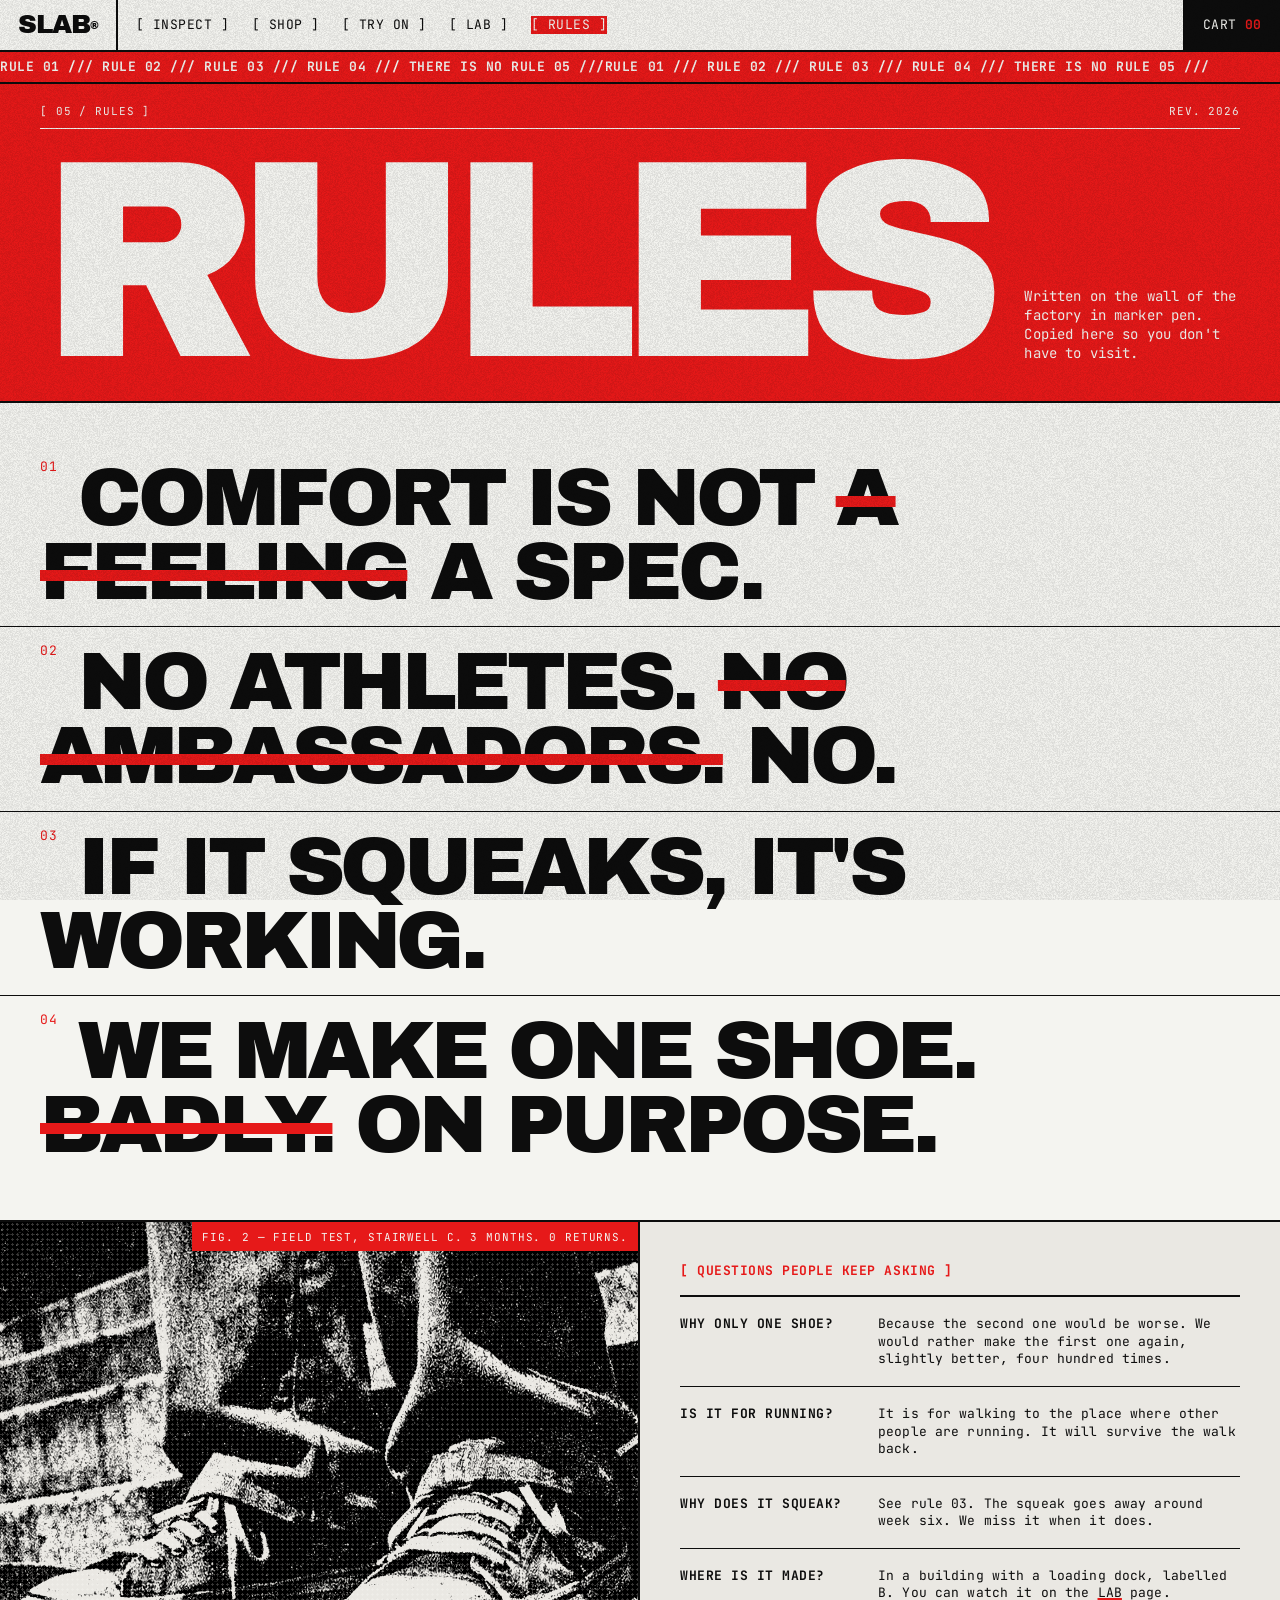
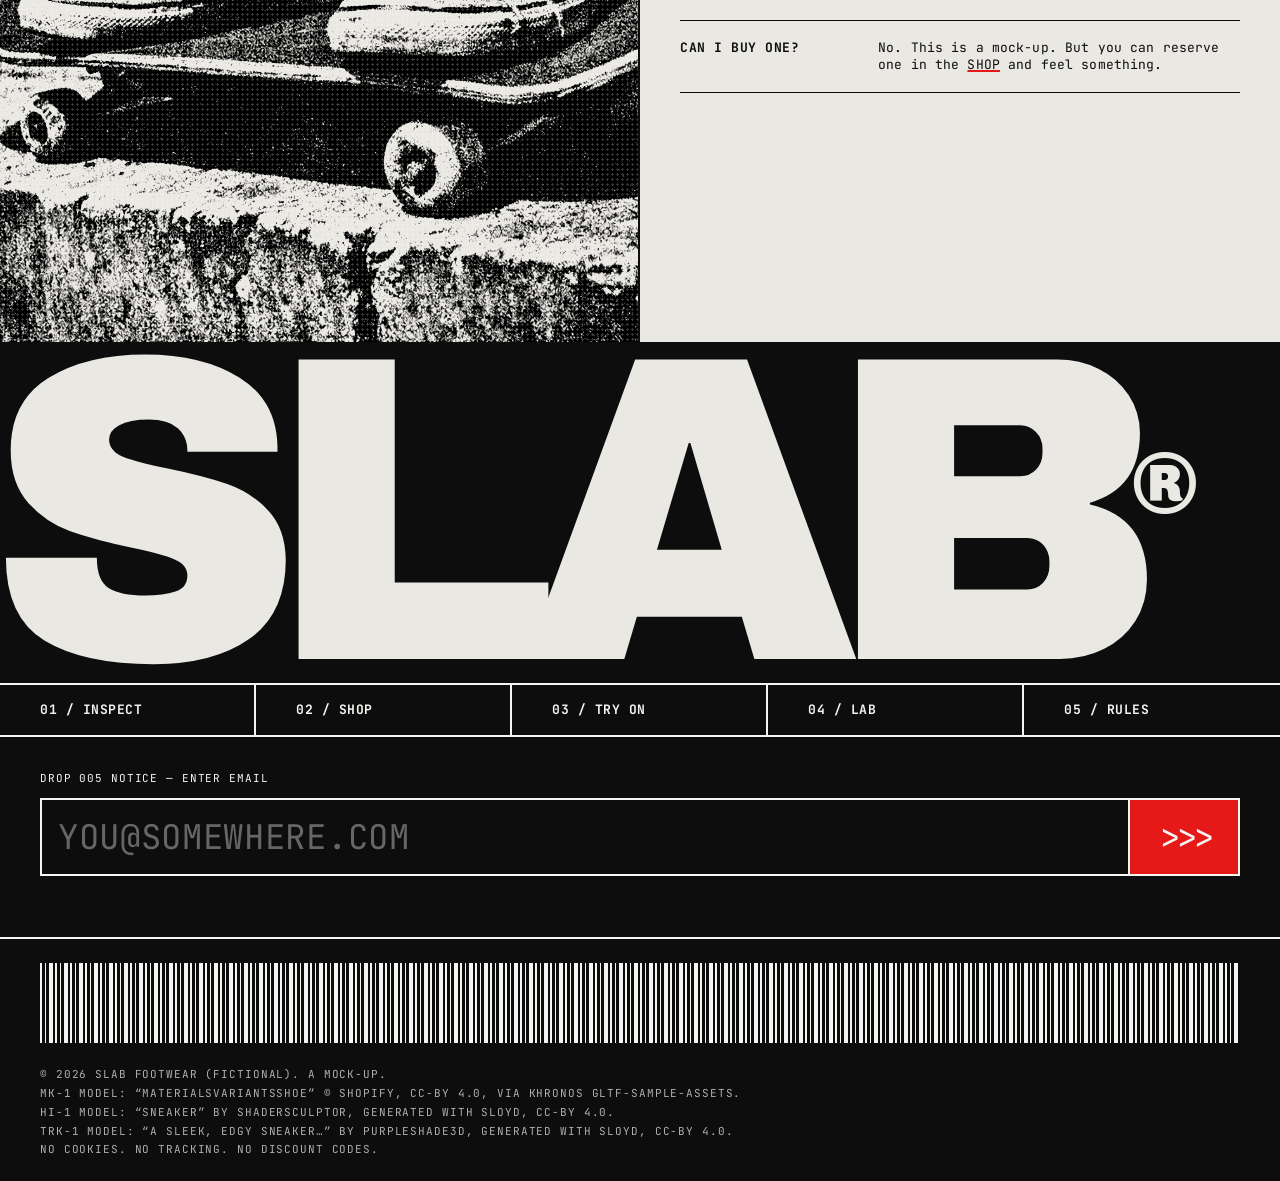
<file: rules.html>
<!doctype html>
<html lang="en">
<head>
<meta charset="utf-8">
<meta name="viewport" content="width=device-width, initial-scale=1">
<title>SLAB® Rules</title>
<meta name="description" content="The four SLAB® rules, and the answers to the questions people keep asking.">
<link rel="preconnect" href="https://fonts.googleapis.com">
<link rel="preconnect" href="https://fonts.gstatic.com" crossorigin>
<link href="https://fonts.googleapis.com/css2?family=Archivo+Black&family=EB+Garamond:ital@1&family=JetBrains+Mono:wght@400;700&display=swap" rel="stylesheet">
<link rel="stylesheet" href="style.css">
</head>
<body>

<header class="bar">
  <a class="bar__logo" href="index.html">SLAB<sup>®</sup></a>
  <nav class="bar__nav" aria-label="Main">
    <a href="index.html">[ INSPECT ]</a>
    <a href="shop.html">[ SHOP ]</a>
    <a href="tryon.html">[ TRY ON ]</a>
    <a href="lab.html">[ LAB ]</a>
    <a href="rules.html" aria-current="page">[ RULES ]</a>
  </nav>
  <button class="bar__cart" type="button" aria-controls="drawer" aria-expanded="false">CART <output id="cart-count">00</output></button>
</header>

<div class="ticker" aria-hidden="true">
  <div class="ticker__track">
    <span>RULE 01 /// RULE 02 /// RULE 03 /// RULE 04 /// THERE IS NO RULE 05 /// </span>
    <span>RULE 01 /// RULE 02 /// RULE 03 /// RULE 04 /// THERE IS NO RULE 05 /// </span>
  </div>
</div>

<main>
  <section class="pagehead pagehead--red">
    <div class="pagehead__meta"><samp>[ 05 / RULES ]</samp><samp>REV. 2026</samp></div>
    <h1 class="pagehead__title">RULES</h1>
    <p class="pagehead__copy">Written on the wall of the factory in marker pen. Copied here so you don't have to visit.</p>
  </section>

  <section class="manifesto" aria-label="The rules">
    <ol>
      <li><span>01</span>COMFORT IS NOT <s>A FEELING</s> A SPEC.</li>
      <li><span>02</span>NO ATHLETES. <s>NO AMBASSADORS.</s> NO.</li>
      <li><span>03</span>IF IT SQUEAKS, IT'S WORKING.</li>
      <li><span>04</span>WE MAKE ONE SHOE. <s>BADLY.</s> ON PURPOSE.</li>
    </ol>
  </section>

  <section class="about">
    <figure class="about__img halftone halftone--dark">
      <img src="assets/stairs.jpg" alt="Grainy black and white photo of worn sneakers on a skateboard on concrete stairs" loading="lazy">
      <figcaption><samp>FIG. 2 — FIELD TEST, STAIRWELL C. 3 MONTHS. 0 RETURNS.</samp></figcaption>
    </figure>
    <div class="about__body">
      <p class="kicker">[ QUESTIONS PEOPLE KEEP ASKING ]</p>
      <dl class="faq">
        <div data-reveal><dt>WHY ONLY ONE SHOE?</dt><dd>Because the second one would be worse. We would rather make the first one again, slightly better, four hundred times.</dd></div>
        <div data-reveal><dt>IS IT FOR RUNNING?</dt><dd>It is for walking to the place where other people are running. It will survive the walk back.</dd></div>
        <div data-reveal><dt>WHY DOES IT SQUEAK?</dt><dd>See rule 03. The squeak goes away around week six. We miss it when it does.</dd></div>
        <div data-reveal><dt>WHERE IS IT MADE?</dt><dd>In a building with a loading dock, labelled B. You can watch it on the <a href="lab.html">LAB</a> page.</dd></div>
        <div data-reveal><dt>CAN I BUY ONE?</dt><dd>No. This is a mock-up. But you can reserve one in the <a href="shop.html">SHOP</a> and feel something.</dd></div>
      </dl>
    </div>
  </section>
</main>

<footer class="foot">
  <div class="foot__mega" aria-hidden="true">SLAB<sup>®</sup></div>
  <nav class="foot__nav" aria-label="Footer">
    <a href="index.html">01 / INSPECT</a><a href="shop.html">02 / SHOP</a><a href="tryon.html">03 / TRY ON</a><a href="lab.html">04 / LAB</a><a href="rules.html">05 / RULES</a>
  </nav>
  <form class="signup" id="signup">
    <label for="email"><samp>DROP 005 NOTICE — ENTER EMAIL</samp></label>
    <div class="signup__row">
      <input id="email" type="email" required placeholder="YOU@SOMEWHERE.COM" autocomplete="email">
      <button type="submit" aria-label="Sign up">&gt;&gt;&gt;</button>
    </div>
    <output id="signup-out"></output>
  </form>
  <div class="barcode" aria-hidden="true"></div>
  <div class="foot__meta">
    <samp>© 2026 SLAB FOOTWEAR (FICTIONAL). A MOCK-UP.</samp>
    <samp>MK-1 MODEL: “MATERIALSVARIANTSSHOE” © SHOPIFY, CC-BY 4.0, VIA KHRONOS GLTF-SAMPLE-ASSETS.</samp>
    <samp>HI-1 MODEL: “SNEAKER” BY SHADERSCULPTOR, GENERATED WITH SLOYD, CC-BY 4.0.</samp>
    <samp>TRK-1 MODEL: “A SLEEK, EDGY SNEAKER…” BY PURPLESHADE3D, GENERATED WITH SLOYD, CC-BY 4.0.</samp>
    <samp>NO COOKIES. NO TRACKING. NO DISCOUNT CODES.</samp>
  </div>
</footer>

<script type="module" src="js/ui.js"></script>
</body>
</html>
</file>
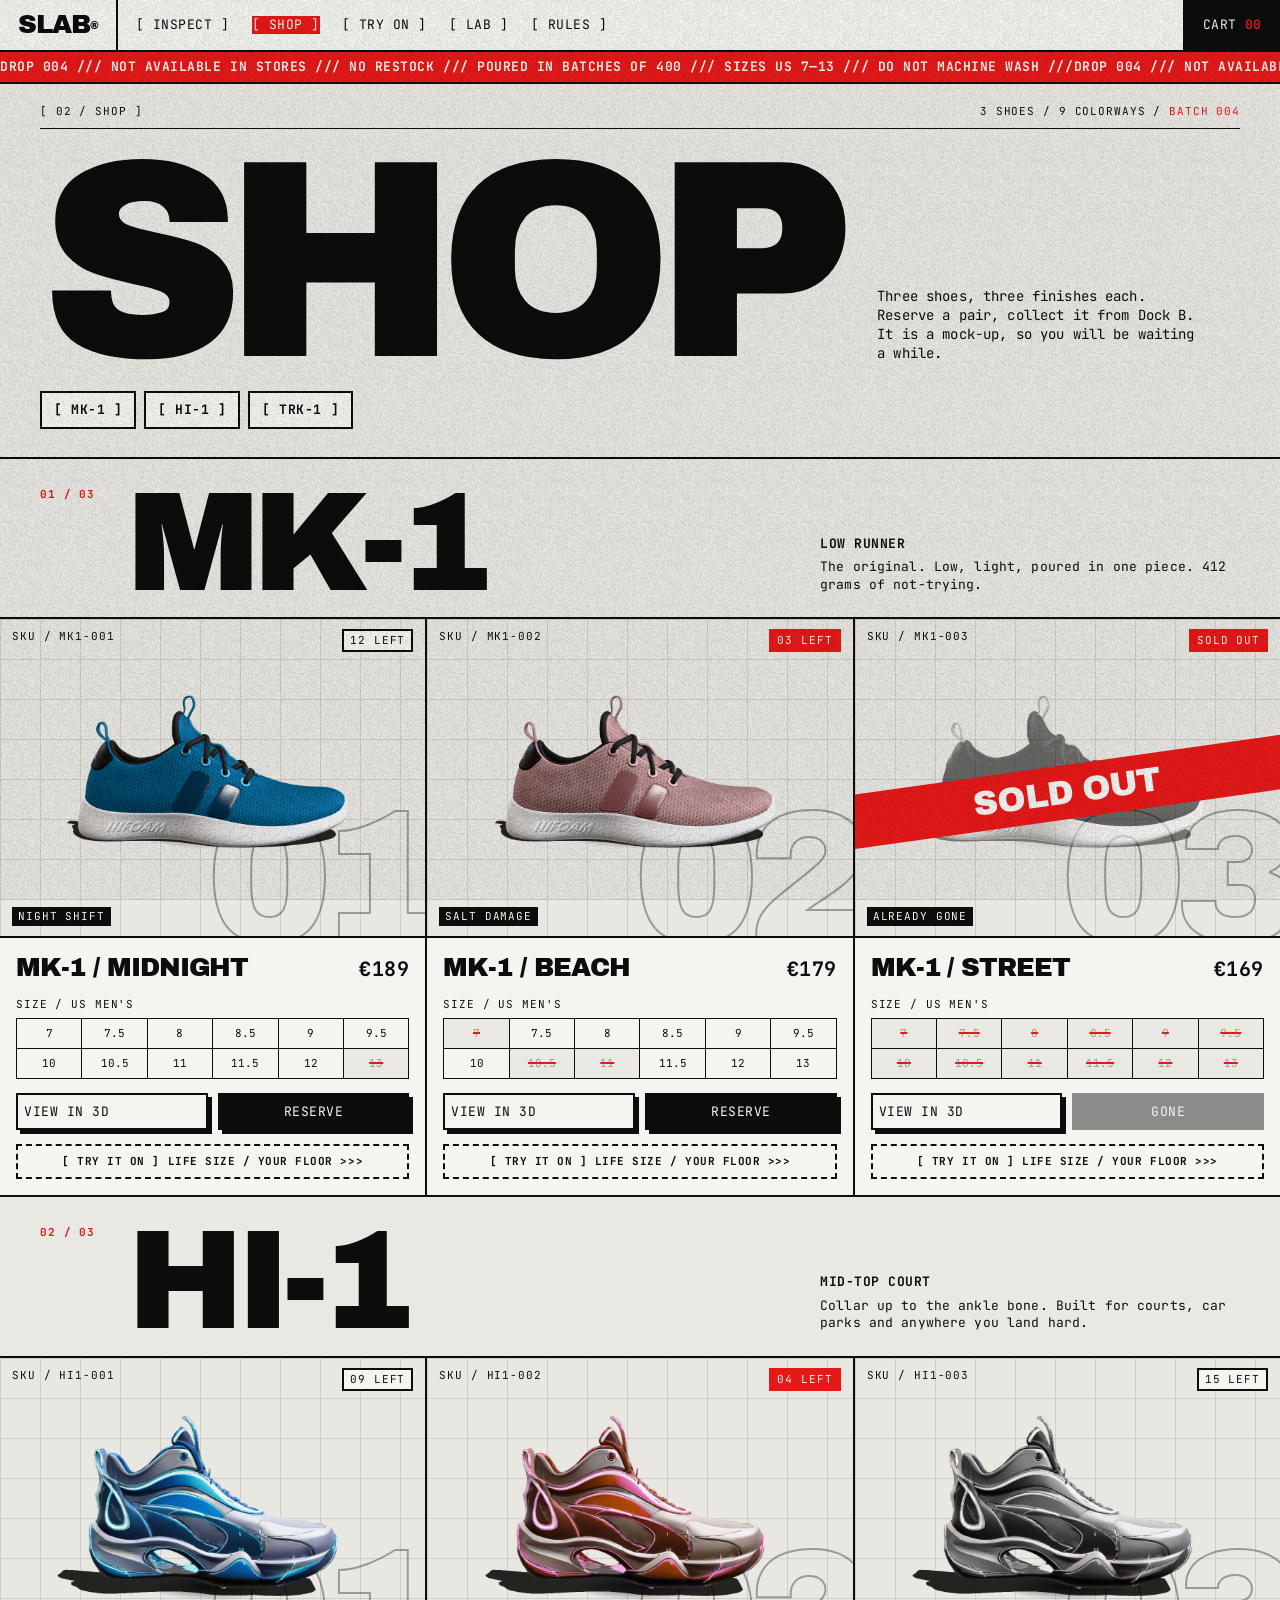
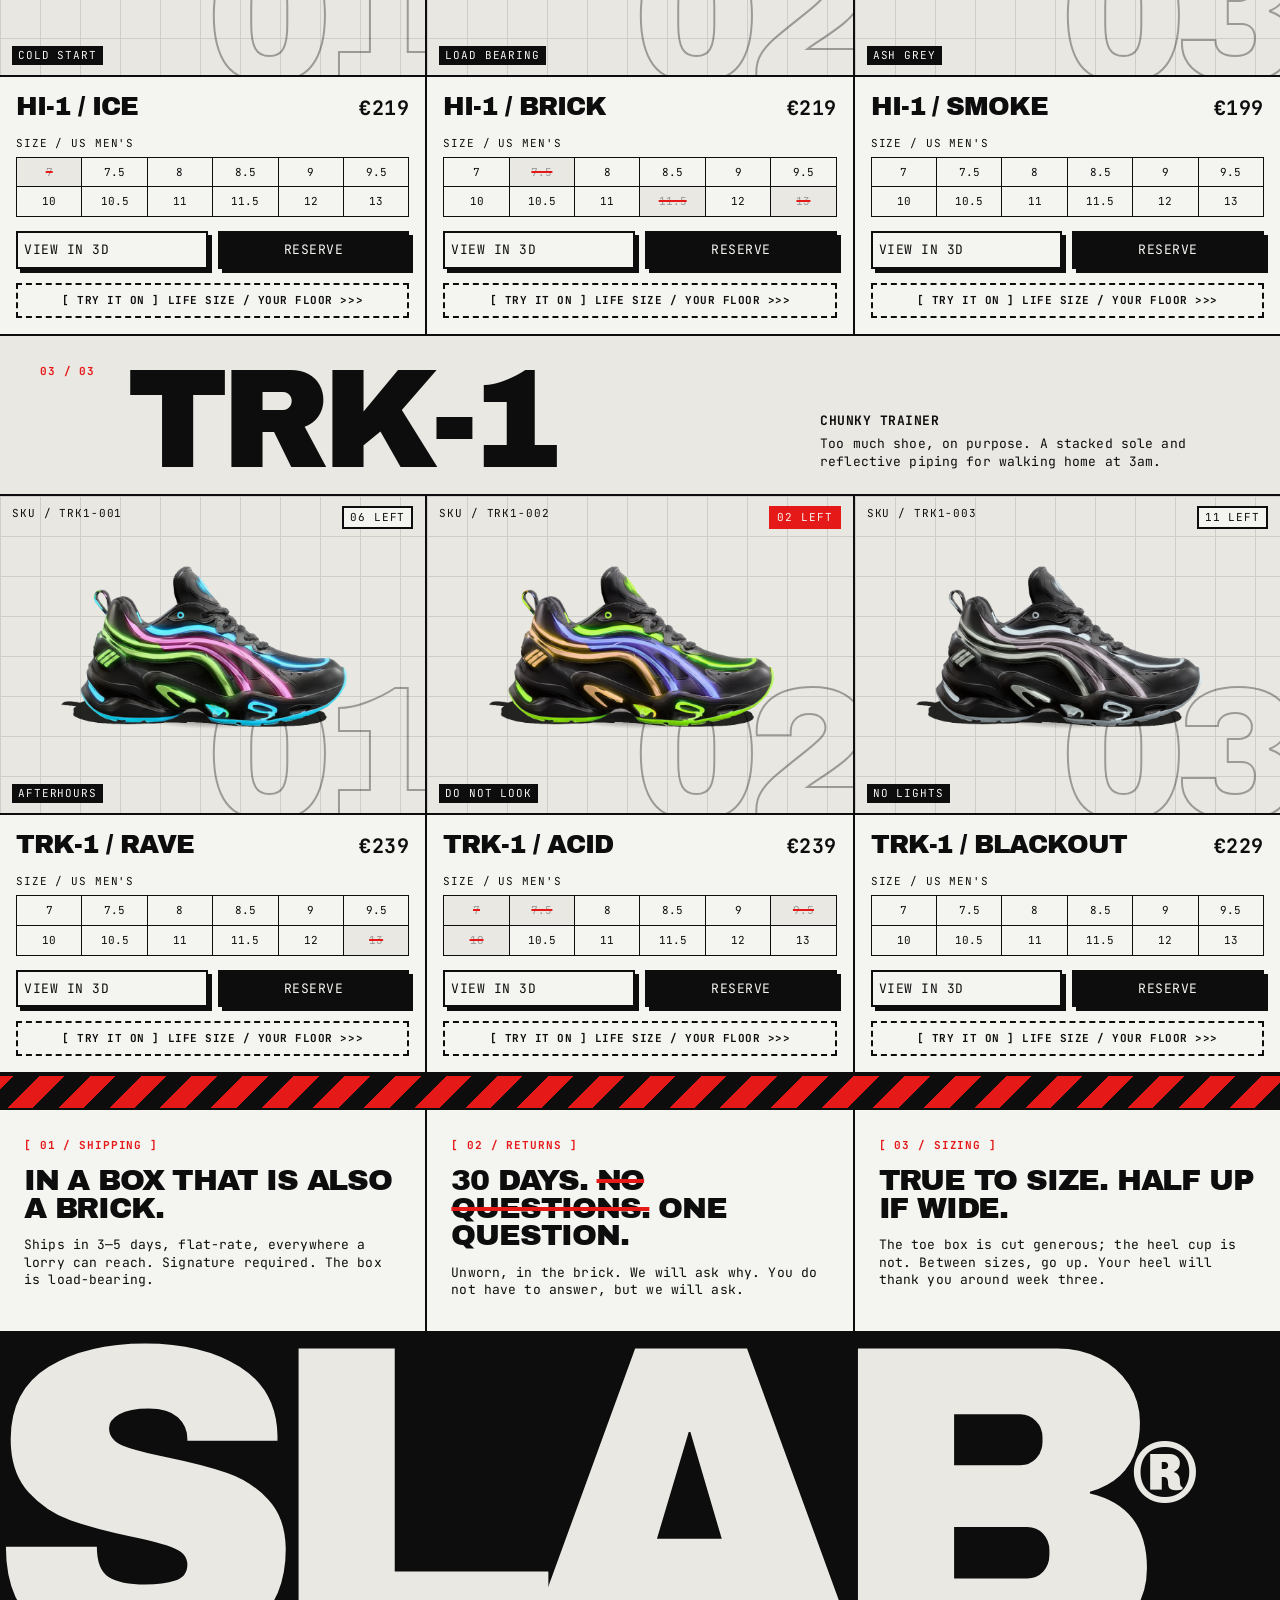
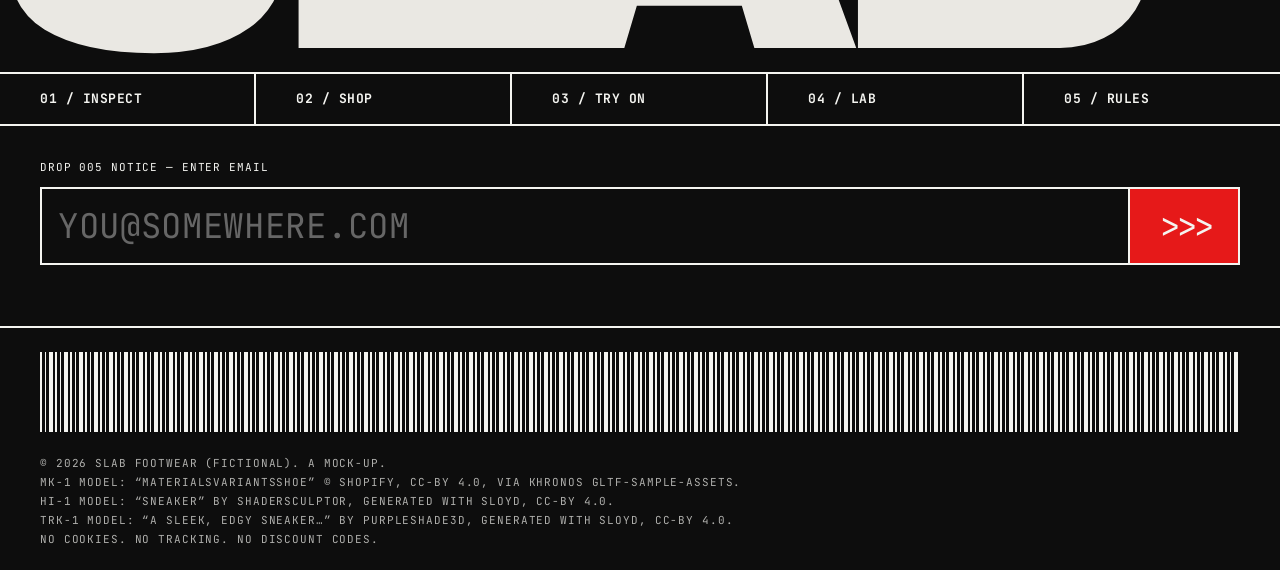
<file: shop.html>
<!doctype html>
<html lang="en">
<head>
<meta charset="utf-8">
<meta name="viewport" content="width=device-width, initial-scale=1">
<title>SLAB® Shop</title>
<meta name="description" content="SLAB® MK-1 — three colorways, batch 004. Reserve a pair.">
<link rel="preconnect" href="https://fonts.googleapis.com">
<link rel="preconnect" href="https://fonts.gstatic.com" crossorigin>
<link href="https://fonts.googleapis.com/css2?family=Archivo+Black&family=EB+Garamond:ital@1&family=JetBrains+Mono:wght@400;700&display=swap" rel="stylesheet">
<link rel="stylesheet" href="style.css">
</head>
<body>

<header class="bar">
  <a class="bar__logo" href="index.html">SLAB<sup>®</sup></a>
  <nav class="bar__nav" aria-label="Main">
    <a href="index.html">[ INSPECT ]</a>
    <a href="shop.html" aria-current="page">[ SHOP ]</a>
    <a href="tryon.html">[ TRY ON ]</a>
    <a href="lab.html">[ LAB ]</a>
    <a href="rules.html">[ RULES ]</a>
  </nav>
  <button class="bar__cart" type="button" aria-controls="drawer" aria-expanded="false">CART <output id="cart-count">00</output></button>
</header>

<div class="ticker" aria-hidden="true">
  <div class="ticker__track">
    <span>DROP 004 /// NOT AVAILABLE IN STORES /// NO RESTOCK /// POURED IN BATCHES OF 400 /// SIZES US 7—13 /// DO NOT MACHINE WASH /// </span>
    <span>DROP 004 /// NOT AVAILABLE IN STORES /// NO RESTOCK /// POURED IN BATCHES OF 400 /// SIZES US 7—13 /// DO NOT MACHINE WASH /// </span>
  </div>
</div>

<main>
  <section class="pagehead">
    <div class="pagehead__meta"><samp>[ 02 / SHOP ]</samp><samp>3 SHOES / 9 COLORWAYS / <span class="red">BATCH 004</span></samp></div>
    <h1 class="pagehead__title">SHOP</h1>
    <p class="pagehead__copy">Three shoes, three finishes each. Reserve a pair, collect it from Dock B. It is a mock-up, so you will be waiting a while.</p>
    <nav class="pagehead__jump" id="jump" aria-label="Jump to shoe"></nav>
  </section>

  <div class="inventory" id="products"></div>

  <div class="stripes" aria-hidden="true"></div>

  <section class="info" aria-label="Shipping and returns">
    <div class="info__cell">
      <samp class="kicker">[ 01 / SHIPPING ]</samp>
      <h2 class="info__title">IN A BOX THAT IS ALSO A BRICK.</h2>
      <p>Ships in 3—5 days, flat-rate, everywhere a lorry can reach. Signature required. The box is load-bearing.</p>
    </div>
    <div class="info__cell">
      <samp class="kicker">[ 02 / RETURNS ]</samp>
      <h2 class="info__title">30 DAYS. <s>NO QUESTIONS.</s> ONE QUESTION.</h2>
      <p>Unworn, in the brick. We will ask why. You do not have to answer, but we will ask.</p>
    </div>
    <div class="info__cell">
      <samp class="kicker">[ 03 / SIZING ]</samp>
      <h2 class="info__title">TRUE TO SIZE. HALF UP IF WIDE.</h2>
      <p>The toe box is cut generous; the heel cup is not. Between sizes, go up. Your heel will thank you around week three.</p>
    </div>
  </section>
</main>

<footer class="foot">
  <div class="foot__mega" aria-hidden="true">SLAB<sup>®</sup></div>
  <nav class="foot__nav" aria-label="Footer">
    <a href="index.html">01 / INSPECT</a><a href="shop.html">02 / SHOP</a><a href="tryon.html">03 / TRY ON</a><a href="lab.html">04 / LAB</a><a href="rules.html">05 / RULES</a>
  </nav>
  <form class="signup" id="signup">
    <label for="email"><samp>DROP 005 NOTICE — ENTER EMAIL</samp></label>
    <div class="signup__row">
      <input id="email" type="email" required placeholder="YOU@SOMEWHERE.COM" autocomplete="email">
      <button type="submit" aria-label="Sign up">&gt;&gt;&gt;</button>
    </div>
    <output id="signup-out"></output>
  </form>
  <div class="barcode" aria-hidden="true"></div>
  <div class="foot__meta">
    <samp>© 2026 SLAB FOOTWEAR (FICTIONAL). A MOCK-UP.</samp>
    <samp>MK-1 MODEL: “MATERIALSVARIANTSSHOE” © SHOPIFY, CC-BY 4.0, VIA KHRONOS GLTF-SAMPLE-ASSETS.</samp>
    <samp>HI-1 MODEL: “SNEAKER” BY SHADERSCULPTOR, GENERATED WITH SLOYD, CC-BY 4.0.</samp>
    <samp>TRK-1 MODEL: “A SLEEK, EDGY SNEAKER…” BY PURPLESHADE3D, GENERATED WITH SLOYD, CC-BY 4.0.</samp>
    <samp>NO COOKIES. NO TRACKING. NO DISCOUNT CODES.</samp>
  </div>
</footer>

<script type="module" src="js/shop.js"></script>
</body>
</html>
</file>
<file: style.css>
:root {
  --paper: #EAE8E3;
  --paper-2: #F4F4F0;
  --ink: #0D0D0D;
  --red: #E61919;
  --line: 2px solid var(--ink);
  --mono: 'JetBrains Mono', ui-monospace, monospace;
  --heavy: 'Archivo Black', 'Arial Black', sans-serif;
  --serif: 'EB Garamond', 'Times New Roman', serif;
  --bar-h: 52px;
  /* motion: hard but smooth — fast in, long settle */
  --ease: cubic-bezier(.76, 0, .24, 1);
  --ease-out: cubic-bezier(.16, 1, .3, 1);
}

*, *::before, *::after { box-sizing: border-box; border-radius: 0 !important; }
html { scroll-behavior: smooth; }
body {
  margin: 0;
  background: var(--paper);
  color: var(--ink);
  font-family: var(--mono);
  font-size: 13px;
  line-height: 1.35;
  letter-spacing: .04em;
  text-transform: uppercase;
  overflow-x: hidden;
}
@media (hover: hover) and (pointer: fine) { body, a, button, label, input { cursor: none; } }
a { color: inherit; text-decoration: none; }
img { display: block; max-width: 100%; }
samp { font-family: var(--mono); font-size: 11px; letter-spacing: .08em; }
s { text-decoration-color: var(--red); text-decoration-thickness: .14em; }
.red { color: var(--red); }

/* ── texture ── */
/* a tiled noise image on its own compositor layer: costs nothing to scroll (a live SVG filter + blend mode repaints every frame) */
.grain { position: fixed; inset: 0; pointer-events: none; z-index: 90; background-image: var(--grain); background-size: 160px 160px; transform: translateZ(0); }

/* ── cursor ── */
.cursor { position: fixed; inset: 0; pointer-events: none; z-index: 300; display: none; opacity: 0; }
@media (hover: hover) and (pointer: fine) { .cursor { display: block; } }
.cursor.is-on { opacity: 1; }
.cursor__x, .cursor__y { position: absolute; background: var(--red); }
.cursor__x { left: 0; right: 0; height: 1px; top: 0; }
.cursor__y { top: 0; bottom: 0; width: 1px; left: 0; }
.cursor__label { position: absolute; top: 0; left: 0; background: var(--red); color: var(--paper-2); padding: 2px 5px; font-size: 10px; white-space: nowrap; }
.cursor.is-hot .cursor__label { background: var(--ink); }

/* ── bar ── */
.bar {
  position: sticky; top: 0; z-index: 50;
  height: var(--bar-h);
  display: grid; grid-template-columns: auto 1fr auto; align-items: stretch;
  background: var(--paper-2); border-bottom: var(--line);
}
.bar__logo { font-family: var(--heavy); font-size: 26px; letter-spacing: -.04em; padding: 0 18px; display: flex; align-items: center; border-right: var(--line); }
.bar__logo sup { font-size: 11px; }
.bar__nav { display: flex; align-items: center; gap: 22px; padding: 0 18px; overflow: hidden; white-space: nowrap; }
.bar__nav a:hover { background: var(--ink); color: var(--paper-2); }
.bar__cart {
  font: inherit; letter-spacing: inherit; border: 0; border-left: var(--line);
  background: var(--ink); color: var(--paper-2); padding: 0 18px; display: flex; gap: 8px; align-items: center;
}
.bar__cart output { color: var(--red); font-weight: 700; }
.bar__cart.bump { animation: bump .5s steps(2) 3; }
@keyframes bump { 50% { background: var(--red); } }

.ticker { background: var(--red); color: var(--paper-2); border-bottom: var(--line); overflow: hidden; white-space: nowrap; font-weight: 700; }
.ticker__track { display: inline-flex; animation: tick 30s linear infinite; padding: 6px 0; }
.ticker__track span { padding-right: 0; }
@keyframes tick { to { transform: translateX(-50%); } }

/* ── inspection stage ── */
.inspect { height: 520vh; position: relative; border-bottom: var(--line); }
.stage {
  position: sticky; top: var(--bar-h);
  height: calc(100vh - var(--bar-h)); height: calc(100svh - var(--bar-h));
  display: grid; grid-template-columns: 1fr 360px;
  overflow: hidden;
  background:
    linear-gradient(var(--ink) 1px, transparent 1px) 0 0 / 100% 80px,
    linear-gradient(90deg, var(--ink) 1px, transparent 1px) 0 0 / 80px 100%,
    var(--paper);
  background-blend-mode: normal;
}
.stage::before { /* soften the blueprint grid */
  content: ''; position: absolute; inset: 0; background: var(--paper); opacity: .9; pointer-events: none;
}
.stage__type { position: absolute; inset: 0 360px 0 0; display: flex; align-items: center; pointer-events: none; overflow: hidden; }
.mega {
  margin: 0; font-family: var(--heavy); font-weight: 400;
  font-size: clamp(5rem, 19vw, 22rem); line-height: .82; letter-spacing: -.06em;
  display: flex; flex-direction: column; padding-left: 1vw; white-space: nowrap;
}
.mega span:last-child { padding-left: 12vw; }
.mega sup { font-size: .22em; vertical-align: top; position: relative; top: .3em; }
.mega.glitch { animation: glitch .28s steps(3) 1; }
@keyframes glitch {
  0% { transform: translate(-6px, 0); color: var(--red); }
  50% { transform: translate(5px, -3px); clip-path: inset(20% 0 35% 0); }
  100% { transform: none; color: var(--ink); }
}
.stage__canvas { position: relative; z-index: 2; width: 100%; height: 100%; display: block; touch-action: pan-y; }
.stage__corner { position: absolute; z-index: 3; display: flex; flex-direction: column; gap: 2px; pointer-events: none; }
.stage__corner--tl { top: 16px; left: 16px; }
.stage__corner--bl { bottom: 16px; left: 16px; }
#load-state.done { color: var(--red); }

.readout {
  position: relative; z-index: 3;
  border-left: var(--line); background: var(--paper-2);
  display: flex; flex-direction: column;
}
.readout > * { border-bottom: var(--line); padding: 14px 16px; margin: 0; }
.readout__head { display: flex; justify-content: space-between; }
.readout__head b { color: var(--red); }
.readout__progress { padding: 0; height: 10px; background: var(--paper); }
.readout__progress i { display: block; height: 100%; width: 100%; background: var(--ink); transform: scaleX(0); transform-origin: 0 50%; }
.readout__title { font-family: var(--heavy); font-weight: 400; font-size: 40px; line-height: .9; letter-spacing: -.04em; }
.readout__copy { text-transform: none; letter-spacing: .01em; font-size: 13px; min-height: 5.4em; }
.buy { display: grid; gap: 12px; margin-top: auto !important; border-bottom: 0 !important; border-top: var(--line); background: var(--paper); }
.buy__sizes { display: grid; gap: 6px; }
.buy__row { display: grid; grid-template-columns: 1fr auto; gap: 12px; align-items: end; }
.buy__price { display: grid; gap: 2px; }
.buy__price b { font-family: var(--heavy); font-weight: 400; font-size: 34px; letter-spacing: -.04em; line-height: .9; }
.buy .btn--buy { padding: 14px 16px; font-weight: 700; }

/* ── hotspots ── */
.hotspots { position: absolute; inset: 0; z-index: 4; pointer-events: none; }
.spot {
  position: absolute; left: 0; top: 0; pointer-events: auto;
  display: flex; align-items: center; gap: 0; padding: 0; border: 0; background: none; font: inherit;
  margin: -11px 0 0 -11px; transition: opacity .15s steps(2);
}
.spot i {
  font-style: normal; width: 22px; height: 22px; display: grid; place-items: center; flex: none;
  background: var(--paper-2); color: var(--ink); border: var(--line); font-size: 10px; font-weight: 700;
}
.spot span {
  white-space: nowrap; font-size: 10px; letter-spacing: .08em; padding: 4px 8px; margin-left: 18px;
  background: var(--ink); color: var(--paper-2); position: relative; display: none;
}
.spot span::before { content: ''; position: absolute; right: 100%; top: 50%; width: 18px; height: 2px; background: var(--ink); }
.spot:hover span, .spot.is-active span, .spot.is-overview span { display: block; }
.spot.is-active i, .spot:hover i { background: var(--red); color: var(--paper-2); border-color: var(--red); }
.spot.is-active i { animation: ping 1s steps(2) infinite; }
@keyframes ping { 50% { box-shadow: 0 0 0 6px rgba(230, 25, 25, .35); } }
.spot.is-hidden { opacity: 0; pointer-events: none; }

/* ── loader ── */
.is-loading body { overflow: hidden; }
.loader {
  position: fixed; inset: 0; z-index: 200; background: var(--ink); color: var(--paper-2);
  display: grid; grid-template-rows: auto 1fr auto auto; padding: 16px;
  transition: transform .9s var(--ease); will-change: transform;
}
.loader.out { transform: translateY(-100%); }
/* already booted this session: skip the boot screen entirely */
.booted .loader { display: none; }
.booted.is-loading body { overflow: auto; }
.loader__top { display: flex; justify-content: space-between; border-bottom: 2px solid var(--paper-2); padding-bottom: 10px; }
.loader__log { list-style: none; margin: 0; padding: 20px 0; display: grid; align-content: start; gap: 6px; max-width: 560px; }
.loader__log li { display: flex; justify-content: space-between; gap: 20px; font-size: 12px; }
.loader__log b { color: var(--red); }
.loader__count { font-family: var(--heavy); font-size: clamp(6rem, 26vw, 24rem); line-height: .8; letter-spacing: -.07em; font-variant-numeric: tabular-nums; }
.loader__count sup { font-size: .25em; vertical-align: top; }
.loader__bar { height: 14px; border: 2px solid var(--paper-2); margin-top: 16px; }
.loader__bar i { display: block; height: 100%; width: 0; background: var(--red); }

/* ── nav state ── */
.bar__nav a[aria-current="page"] { background: var(--red); color: var(--paper-2); }

/* ── reveal ── */
.reveal { clip-path: inset(0 0 100% 0); transform: translateY(24px); transition: clip-path .7s var(--ease-out) var(--d, 0ms), transform .7s var(--ease-out) var(--d, 0ms); }
.reveal.is-in { clip-path: inset(0 0 -10% 0); transform: none; }

/* ── cart drawer ── */
.scrim {
  position: fixed; inset: 0; z-index: 60;
  background: repeating-linear-gradient(-45deg, rgba(13,13,13,.55) 0 2px, rgba(13,13,13,.25) 2px 8px);
  opacity: 0; transition: opacity .35s ease;
}
.drawer-open .scrim { opacity: 1; }
.drawer {
  position: fixed; top: 0; right: 0; bottom: 0; z-index: 70; width: min(440px, 100%);
  background: var(--paper-2); border-left: 3px solid var(--ink);
  display: grid; grid-template-rows: auto 1fr auto;
  transform: translateX(105%); transition: transform .45s var(--ease-out); will-change: transform;
}
.drawer-open .drawer { transform: none; }
.drawer__head { display: grid; grid-template-columns: 1fr auto; align-items: end; padding: 16px; border-bottom: var(--line); background: var(--ink); color: var(--paper-2); gap: 4px 12px; }
.drawer__head h2 { margin: 0; font-family: var(--heavy); font-weight: 400; font-size: 56px; letter-spacing: -.05em; line-height: .85; grid-row: span 2; }
.drawer__close { font: inherit; background: var(--red); color: var(--paper-2); border: 0; padding: 6px 10px; justify-self: end; }
.drawer__close:hover { background: var(--paper-2); color: var(--ink); }
.drawer__list { list-style: none; margin: 0; padding: 0; overflow-y: auto; }
.drawer__empty { padding: 40px 16px; display: grid; gap: 6px; }
.drawer__empty b { font-family: var(--heavy); font-size: 64px; letter-spacing: -.05em; line-height: .9; color: transparent; -webkit-text-stroke: 2px var(--ink); }
.line { display: grid; grid-template-columns: 96px 1fr auto; gap: 12px; align-items: center; padding: 12px 16px; border-bottom: 1px solid var(--ink); }
.line img { width: 96px; aspect-ratio: 4 / 3; object-fit: contain; background: var(--paper); border: 1px solid var(--ink); }
.line div { display: grid; gap: 2px; }
.line b { font-family: var(--heavy); font-weight: 400; font-size: 18px; letter-spacing: -.03em; }
.line__x { font: inherit; font-size: 20px; width: 36px; height: 36px; border: var(--line); background: var(--paper-2); }
.line__x:hover { background: var(--red); color: var(--paper-2); border-color: var(--red); }
.drawer__foot { border-top: 3px solid var(--ink); padding: 16px; display: grid; gap: 12px; }
.drawer__total { display: flex; justify-content: space-between; align-items: end; }
.drawer__total b { font-family: var(--heavy); font-weight: 400; font-size: 40px; letter-spacing: -.04em; line-height: .9; }
.drawer__checkout { padding: 16px; font-weight: 700; font-size: 14px; }
#checkout-out { color: var(--red); font-weight: 700; min-height: 1.3em; }
.tele { display: grid; grid-template-columns: repeat(3, 1fr); gap: 1px; background: var(--ink); padding: 0 !important; }
.tele div { background: var(--paper-2); padding: 8px 10px; }
.tele dt { font-size: 10px; opacity: .6; }
.tele dd { margin: 0; font-weight: 700; font-variant-numeric: tabular-nums; }
.tele dd.ok { color: #1f9e10; }
.variants { display: flex; flex-direction: column; gap: 8px; }
.variants__row { display: grid; grid-template-columns: repeat(3, 1fr); gap: 6px; }
.btn, .variants button {
  font: inherit; letter-spacing: inherit; text-transform: uppercase;
  border: var(--line); background: var(--paper-2); color: var(--ink); padding: 8px 6px;
  box-shadow: 4px 4px 0 var(--ink); transition: none;
}
.btn:hover, .variants button:hover { background: var(--ink); color: var(--paper-2); }
.btn:active, .variants button:active { box-shadow: none; transform: translate(4px, 4px); }
.variants button[aria-pressed="true"] { background: var(--red); color: var(--paper-2); border-color: var(--ink); }
.variants--shoes button { display: grid; gap: 2px; padding: 8px 6px 7px; }
.variants--shoes button b { font-family: var(--heavy); font-weight: 400; font-size: 18px; letter-spacing: -.03em; line-height: 1; }
.variants--shoes button small { font-size: 8px; letter-spacing: .06em; opacity: .75; }
.variants--shoes button[aria-pressed="true"] { background: var(--ink); color: var(--paper-2); }
.stage__canvas { transition: opacity .35s ease, filter .35s ease; }
.stage.is-swapping .stage__canvas { opacity: .25; filter: grayscale(1); }
.stage.is-swapping .hotspots { opacity: 0; }
.wire { display: flex; gap: 8px; align-items: center; pointer-events: auto; margin-bottom: 6px; }
.wire input { appearance: none; width: 18px; height: 18px; border: var(--line); margin: 0; background: var(--paper-2); }
.wire input:checked { background: var(--red); box-shadow: inset 0 0 0 3px var(--paper-2); }

/* ── shared type ── */
.kicker { margin: 0 0 16px; font-weight: 700; color: var(--red); }
.h2 { font-family: var(--heavy); font-weight: 400; font-size: clamp(2.8rem, 7vw, 7rem); line-height: .86; letter-spacing: -.05em; margin: 0 0 24px; }
.serif { font-family: var(--serif); font-style: italic; text-transform: none; font-size: clamp(1.6rem, 3vw, 2.6rem); letter-spacing: -.01em; line-height: 1.05; margin: 0 0 28px; }
.mono-copy { text-transform: none; letter-spacing: .01em; max-width: 38ch; }

/* ── halftone images ── */
.halftone { position: relative; overflow: hidden; background: var(--paper); }
.halftone img { width: 100%; height: 100%; object-fit: cover; filter: grayscale(1) contrast(1.35) brightness(1.05); mix-blend-mode: multiply; }
.halftone::after {
  content: ''; position: absolute; inset: 0; pointer-events: none;
  background: radial-gradient(circle, var(--paper) 28%, transparent 30%) 0 0 / 5px 5px;
  mix-blend-mode: screen; opacity: .55;
}
.halftone--dark::after { opacity: .25; }
.halftone:hover img { filter: grayscale(0) contrast(1.1); }
.tag { position: absolute; left: 0; bottom: 0; background: var(--ink); color: var(--paper-2); padding: 6px 10px; z-index: 2; }

/* ── spec ── */
.spec { display: grid; grid-template-columns: 1fr 1fr; border-bottom: var(--line); }
.spec__img { border-right: var(--line); min-height: 70vh; }
.spec__body { padding: 48px 40px; display: flex; flex-direction: column; }
.table { width: 100%; border-collapse: collapse; border-top: var(--line); margin-top: auto; }
.table th, .table td { text-align: left; padding: 10px 8px; border-bottom: 1px solid var(--ink); font-weight: 400; vertical-align: top; }
.table th { color: var(--red); font-weight: 700; width: 3em; }
.table td:nth-child(2) { font-weight: 700; width: 9em; }
.table tr:hover { background: var(--ink); color: var(--paper-2); }

.stripes { height: 34px; border-bottom: var(--line); background: repeating-linear-gradient(-45deg, var(--ink) 0 18px, var(--red) 18px 36px); }

/* ── page heads (sub-pages) ── */
.pagehead { border-bottom: var(--line); padding: 20px 40px 28px; display: grid; grid-template-columns: 1fr minmax(0, 420px); align-items: end; gap: 0 40px; position: relative; overflow: hidden; }
.pagehead__meta { grid-column: 1 / -1; display: flex; justify-content: space-between; border-bottom: 1px solid currentColor; padding-bottom: 10px; }
.pagehead__title { margin: 0; font-family: var(--heavy); font-weight: 400; font-size: clamp(6rem, 22vw, 22rem); line-height: .78; letter-spacing: -.07em; padding-top: 24px; }
.pagehead__copy { margin: 0; text-transform: none; letter-spacing: .01em; font-size: 14px; max-width: 40ch; padding-bottom: 10px; }
.pagehead--dark { background: var(--ink); color: var(--paper-2); }
.pagehead--red { background: var(--red); color: var(--paper-2); }
.live { color: var(--red); animation: blink 1s steps(1) infinite; }
.pagehead--dark .live { color: #ff4040; }

/* ── home film ── */
.film { background: var(--ink); color: var(--paper-2); border-bottom: var(--line); }
.film__bar { display: flex; align-items: center; gap: 16px; padding: 8px 8px 8px 40px; border-bottom: 2px solid var(--paper-2); }
.film__note { opacity: .7; margin-left: auto; }
.film__video { display: block; width: 100%; aspect-ratio: 16 / 9; background: var(--paper); object-fit: cover; }
.film__toggle {
  font: inherit; font-weight: 700; flex: none;
  background: var(--ink); color: var(--paper-2); border: 2px solid var(--paper-2); padding: 6px 12px;
}
.film__toggle:hover { background: var(--red); border-color: var(--red); }

/* ── home directory ── */
.dir { display: grid; grid-template-columns: repeat(3, 1fr); gap: 2px; background: var(--ink); border-bottom: var(--line); }
.dir__item { position: relative; min-height: 70vh; padding: 20px; display: flex; flex-direction: column; gap: 16px; background: var(--paper-2); overflow: hidden; }
.dir__item--dark { background: var(--ink); color: var(--paper-2); }
.dir__item--red { background: var(--red); color: var(--paper-2); }
.dir__num { border-bottom: 1px solid currentColor; padding-bottom: 8px; }
.dir__title { margin: 0; font-family: var(--heavy); font-weight: 400; font-size: clamp(2.2rem, 4vw, 4.2rem); line-height: .88; letter-spacing: -.05em; }
.dir__copy { text-transform: none; letter-spacing: .01em; max-width: 30ch; margin: 0; }
.dir__img { margin-top: auto; width: 100%; aspect-ratio: 4 / 3; object-fit: contain; transition: transform .5s var(--ease-out); }
.dir__img--photo { border: 2px solid var(--paper-2); }
.dir__img--photo img { height: 100%; }
.dir__go { margin-top: auto; align-self: flex-start; font-weight: 700; border: 2px solid currentColor; padding: 10px 14px; }
.dir__img + .dir__go { margin-top: 0; }
.dir__item:hover .dir__go { background: currentColor; }
.dir__item:hover .dir__go { color: var(--ink); background: var(--paper-2); }
.dir__item:not(.dir__item--dark):not(.dir__item--red):hover .dir__go { background: var(--ink); color: var(--paper-2); }
.dir__item:hover .dir__img { transform: translateX(4%) rotate(-3deg); }

/* ── lab: live feed ── */
.feedwrap { display: grid; grid-template-columns: 1fr 360px; border-bottom: var(--line); background: var(--ink); }
.cctv { position: relative; background: #111; aspect-ratio: 16 / 9; overflow: hidden; }
.cctv canvas { width: 100%; height: 100%; display: block; filter: saturate(.72) contrast(1.06); }
.cctv::before { /* light scanlines + lens vignette, kept subtle so the picture stays clear */
  content: ''; position: absolute; inset: 0; pointer-events: none; z-index: 1;
  background:
    repeating-linear-gradient(0deg, transparent 0 3px, rgba(0,0,0,.07) 3px 4px),
    radial-gradient(ellipse at center, transparent 60%, rgba(0,0,0,.45) 100%);
}
.cctv__hud { position: absolute; inset: 0; z-index: 2; color: #fff; pointer-events: none; }
.cctv__hud samp { position: absolute; font-size: 13px; letter-spacing: .06em; background: rgba(0,0,0,.55); padding: 3px 7px; }
.cctv__tl { top: 14px; left: 14px; } .cctv__tr { top: 14px; right: 14px; font-variant-numeric: tabular-nums; }
.cctv__bl { bottom: 14px; left: 14px; } .cctv__br { bottom: 14px; right: 14px; }
.rec { color: #ff3b3b; animation: blink 1s steps(1) infinite; }
@keyframes blink { 50% { opacity: 0; } }
.cctv__wait { position: absolute; inset: 0; z-index: 3; display: grid; place-content: center; text-align: center; gap: 6px; background: #111; color: var(--paper-2); transition: opacity .5s ease; }
.cctv__wait b { font-family: var(--heavy); font-weight: 400; font-size: 72px; letter-spacing: -.05em; line-height: 1; }
.cctv__wait.is-done { opacity: 0; pointer-events: none; }
.cctv__cut { position: absolute; inset: 0; z-index: 3; display: grid; place-content: center; background: #111; color: var(--paper-2); opacity: 0; pointer-events: none; }
.cctv.is-cut .cctv__cut { animation: cut .32s steps(1) 1; }
@keyframes cut { 0% { opacity: 1; } 100% { opacity: 0; } }
.feedctl { background: var(--paper-2); border-left: var(--line); padding: 20px; display: flex; flex-direction: column; gap: 16px; }
.feedctl .kicker { margin: 0; }
.feedctl__title { margin: 0; font-family: var(--heavy); font-weight: 400; font-size: 40px; line-height: .88; letter-spacing: -.05em; }
.feedctl__copy { margin: 0; text-transform: none; letter-spacing: .01em; }
.feedctl__group { display: grid; gap: 8px; }
.feedctl__cta { margin-top: auto; text-align: center; padding: 14px; font-weight: 700; }
.cams { display: grid; gap: 6px; }
.cams button {
  font: inherit; text-align: left; display: flex; justify-content: space-between; align-items: center; gap: 10px;
  border: var(--line); background: var(--paper-2); color: var(--ink); padding: 10px 12px; box-shadow: 4px 4px 0 var(--ink);
}
.cams button:hover { background: var(--ink); color: var(--paper-2); }
.cams button:active { box-shadow: none; transform: translate(4px, 4px); }
.cams button[aria-pressed="true"] { background: var(--ink); color: var(--paper-2); }
.cams button[aria-pressed="true"] b::before { content: '● '; color: #ff3b3b; }
.feedctl .variants__row button {
  font: inherit; text-transform: uppercase; border: var(--line); background: var(--paper-2); color: var(--ink); padding: 8px 4px; box-shadow: 4px 4px 0 var(--ink);
}
.feedctl .variants__row button:hover { background: var(--ink); color: var(--paper-2); }
.feedctl .variants__row button[aria-pressed="true"] { background: var(--red); color: var(--paper-2); }
.feedctl .variants__row { display: grid; grid-template-columns: repeat(3, 1fr); gap: 6px; }

/* ── try-on entry links ── */
.buy__tryon, .card__tryon { display: block; font-weight: 700; font-size: 11px; padding: 8px 10px; border: 2px dashed var(--ink); text-align: center; }
.buy__tryon:hover, .card__tryon:hover { background: var(--ink); color: var(--paper-2); border-style: solid; }

/* ── try on: room AR ── */
.tryon { display: grid; grid-template-columns: 1fr 380px; border-bottom: var(--line); }
.tryon__stage { position: relative; min-height: 70vh; border-right: var(--line);
  background:
    linear-gradient(var(--ink) 1px, transparent 1px) 0 0 / 100% 60px,
    linear-gradient(90deg, var(--ink) 1px, transparent 1px) 0 0 / 60px 100%,
    var(--paper); }
.tryon__stage::before { content: ''; position: absolute; inset: 0; background: var(--paper); opacity: .9; pointer-events: none; }
.tryon__viewer { position: absolute; inset: 0; width: 100%; height: 100%; --poster-color: transparent; background: transparent; }
.tryon__viewer.is-loading { opacity: .6; }
.tryon__progress { position: absolute; left: 0; right: 0; top: 0; height: 4px; background: transparent; }
.tryon__progress i { display: block; height: 100%; background: var(--red); transform: scaleX(0); transform-origin: 0 50%; }
.tryon__ar { position: absolute; left: 50%; bottom: 20px; transform: translateX(-50%); padding: 14px 18px; font-weight: 700; white-space: nowrap; }
.tryon__tag, .tryon__hint { position: absolute; z-index: 2; pointer-events: none; }
.tryon__tag { top: 14px; left: 16px; background: var(--ink); color: var(--paper-2); padding: 3px 8px; }
.tryon__hint { top: 14px; right: 16px; opacity: .6; }
.tryon__panel { background: var(--paper-2); display: flex; flex-direction: column; }
.tryon__panel > * { padding: 16px; border-bottom: var(--line); margin: 0; }
.tryon__group { display: grid; gap: 8px; }
.tryon__group .variants__row { display: grid; grid-template-columns: repeat(3, 1fr); gap: 6px; }
.tryon__steps { list-style: none; margin: 0; padding: 0; display: grid; gap: 10px; }
.tryon__steps li { display: flex; gap: 12px; }
.tryon__steps span { color: var(--red); font-weight: 700; }
.tryon__qr-row { display: grid; grid-template-columns: 132px 1fr; gap: 14px; align-items: center; }
.tryon__qr-row p { margin: 0; text-transform: none; letter-spacing: .01em; }
.qr { width: 132px; aspect-ratio: 1; padding: 8px; background: #fff; border: var(--line); }
.qr svg { display: block; width: 100%; height: 100%; }
.qr svg path, .qr svg rect[fill="black"] { fill: var(--ink); }
.tryon__status { color: var(--red); font-weight: 700; min-height: 0; }
.tryon__status:empty { display: none; }
.tryon__buy { margin-top: auto; display: grid; grid-template-columns: 1fr auto; align-items: end; gap: 12px; border-bottom: 0 !important; background: var(--paper); }
.tryon__buy .btn { padding: 14px 16px; font-weight: 700; }

/* ── shop: one block per shoe ── */
.pagehead__jump { grid-column: 1 / -1; display: flex; flex-wrap: wrap; gap: 8px; padding-top: 18px; }
.pagehead__jump a { border: var(--line); padding: 8px 12px; font-weight: 700; background: var(--paper-2); }
.pagehead__jump a:hover { background: var(--ink); color: var(--paper-2); }
.range { border-bottom: var(--line); scroll-margin-top: var(--bar-h); }
.range__head { display: grid; grid-template-columns: auto 1fr minmax(0, 420px); align-items: end; gap: 0 32px; padding: 28px 40px 18px; border-bottom: var(--line); }
.range__num { align-self: start; color: var(--red); font-weight: 700; }
.range__name { margin: 0; font-family: var(--heavy); font-weight: 400; font-size: clamp(4rem, 11vw, 10rem); line-height: .8; letter-spacing: -.06em; }
.range__meta { display: grid; gap: 6px; padding-bottom: 6px; }
.range__meta b { font-size: 13px; }
.range__meta p { margin: 0; text-transform: none; letter-spacing: .01em; }

/* ── shop info row ── */
.info { display: grid; grid-template-columns: repeat(3, 1fr); gap: 2px; background: var(--ink); border-bottom: var(--line); }
.info__cell { background: var(--paper-2); padding: 28px 24px 32px; display: grid; align-content: start; gap: 14px; }
.info__cell .kicker { margin: 0; }
.info__title { margin: 0; font-family: var(--heavy); font-weight: 400; font-size: 30px; line-height: .92; letter-spacing: -.04em; }
.info__cell p { margin: 0; text-transform: none; letter-spacing: .01em; }

/* ── rules page ── */
.about { display: grid; grid-template-columns: 1fr 1fr; border-bottom: var(--line); }
.about__img { margin: 0; border-right: var(--line); min-height: 80vh; }
.about__img figcaption { position: absolute; right: 0; top: 0; background: var(--red); color: var(--paper-2); padding: 6px 10px; z-index: 2; }
.about__body { padding: 40px; }
.faq { margin: 0; border-top: var(--line); }
.faq div { border-bottom: 1px solid var(--ink); padding: 18px 0; display: grid; grid-template-columns: 14em 1fr; gap: 16px; }
.faq dt { font-weight: 700; }
.faq dd { margin: 0; text-transform: none; letter-spacing: .01em; }
.faq a { text-decoration: underline; text-decoration-color: var(--red); text-decoration-thickness: 2px; }

/* ── footer nav ── */
.foot__nav { display: grid; grid-template-columns: repeat(5, 1fr); border-top: 2px solid var(--paper-2); }
.foot__nav a { padding: 16px 40px; border-right: 2px solid var(--paper-2); font-weight: 700; }
.foot__nav a:last-child { border-right: 0; }
.foot__nav a:hover { background: var(--red); }

/* ── page-to-page slide (browsers with cross-document view transitions) ──
   transforms only, so it runs on the compositor and stays smooth on phones */
@view-transition { navigation: auto; }
::view-transition-group(root) { animation-duration: .6s; animation-timing-function: var(--ease); }
::view-transition-old(root) { animation: page-out .6s var(--ease) both; }
::view-transition-new(root) { animation: page-in .6s var(--ease) both; }
@keyframes page-out { to { transform: translateY(-12%); opacity: .4; } }
@keyframes page-in { from { transform: translateY(100%); } }
.bar { view-transition-name: bar; } /* header stays put while the page underneath slides */
::view-transition-group(bar) { animation: none; z-index: 2; }
::view-transition-old(bar) { display: none; }
::view-transition-new(bar) { animation: none; }

/* ── inventory ── */
.inventory { border-bottom: var(--line); }
.inventory__head { display: flex; justify-content: space-between; align-items: end; padding: 40px 40px 0; border-bottom: var(--line); flex-wrap: wrap; gap: 10px; }
.inventory__head .h2 { margin-bottom: -.08em; }
.grid { display: grid; grid-template-columns: repeat(3, 1fr); gap: 2px; background: var(--ink); }
.card { background: var(--paper-2); display: flex; flex-direction: column; }
.card__media {
  position: relative; aspect-ratio: 4 / 3; border-bottom: var(--line); overflow: hidden;
  background:
    linear-gradient(var(--ink) 1px, transparent 1px) 0 0 / 100% 40px,
    linear-gradient(90deg, var(--ink) 1px, transparent 1px) 0 0 / 40px 100%,
    var(--paper);
}
.card__media::before { content: ''; position: absolute; inset: 0; background: var(--paper); opacity: .88; }
.card__media img { position: absolute; inset: 0; width: 100%; height: 100%; object-fit: contain; z-index: 1; transition: transform .5s var(--ease-out); }
.card:hover .card__media img { transform: translateX(-3%) rotate(-4deg); }
.card__num {
  position: absolute; right: -.04em; bottom: -.2em; z-index: 0;
  font-family: var(--heavy); font-size: 190px; line-height: 1; letter-spacing: -.07em;
  color: transparent; -webkit-text-stroke: 2px var(--ink); opacity: .35;
}
.card__id, .card__stock, .card__note { position: absolute; z-index: 2; }
.card__id { top: 10px; left: 12px; }
.card__stock { top: 10px; right: 12px; border: var(--line); padding: 2px 6px; background: var(--paper-2); }
.card__stock.is-low { background: var(--red); color: var(--paper-2); border-color: var(--red); }
.card__note { left: 12px; bottom: 10px; background: var(--ink); color: var(--paper-2); padding: 2px 6px; }
.card.is-gone .card__media img { filter: grayscale(1) contrast(1.2); opacity: .55; }
.card.is-gone .card__media::after {
  content: 'SOLD OUT'; position: absolute; left: -10%; right: -10%; top: 46%; z-index: 3;
  background: var(--red); color: var(--paper-2); text-align: center; transform: rotate(-8deg);
  font-family: var(--heavy); font-size: 34px; letter-spacing: -.02em; padding: 4px 0;
}
.card__body { padding: 16px; display: grid; gap: 14px; }
.card__row { display: flex; justify-content: space-between; align-items: baseline; gap: 10px; }
.card__name { font-family: var(--heavy); font-weight: 400; font-size: 26px; letter-spacing: -.04em; margin: 0; line-height: 1; }
.card__price { font-weight: 700; font-size: 20px; }
.card__sizes { display: grid; gap: 6px; }
.card__actions { display: grid; grid-template-columns: 1fr 1fr; gap: 10px; }
.btn--buy { background: var(--ink) !important; color: var(--paper-2) !important; }
.btn--buy:hover { background: var(--red) !important; }
.btn:disabled { opacity: .45; box-shadow: none; pointer-events: none; }

/* ── size grid ── */
.sizes { display: grid; grid-template-columns: repeat(6, 1fr); gap: 1px; background: var(--ink); border: 1px solid var(--ink); }
.sizes button {
  font: inherit; font-size: 11px; letter-spacing: 0; padding: 7px 0; border: 0;
  background: var(--paper-2); color: var(--ink);
}
.sizes button:hover { background: var(--ink); color: var(--paper-2); }
.sizes button[aria-checked="true"] { background: var(--red); color: var(--paper-2); }
.sizes button:disabled { background: var(--paper); color: #999; }
.shake { animation: shake .3s steps(2) 2; }
@keyframes shake { 25% { transform: translateX(-6px); } 75% { transform: translateX(6px); } }

/* ── manifesto ── */
.manifesto { padding: 40px 0; border-bottom: var(--line); background: var(--paper-2); }
.manifesto ol { list-style: none; margin: 0; padding: 0; }
.manifesto li {
  font-family: var(--heavy); font-size: clamp(2rem, 6.4vw, 6rem); line-height: .9; letter-spacing: -.05em;
  padding: 18px 40px; border-bottom: 1px solid var(--ink);
}
.manifesto li:last-child { border-bottom: 0; }
.manifesto li span { font-family: var(--mono); font-size: 13px; letter-spacing: .08em; color: var(--red); display: inline-block; vertical-align: top; margin-right: 20px; }
.manifesto li:hover { background: var(--ink); color: var(--paper-2); }

/* ── footer ── */
.foot { background: var(--ink); color: var(--paper-2); padding: 0 0 24px; overflow: hidden; }
.foot__mega { font-family: var(--heavy); font-size: 34vw; line-height: .78; letter-spacing: -.08em; margin: 0 0 0 -1vw; color: var(--paper); }
.foot__mega sup { font-size: .2em; }
.signup { padding: 32px 40px; border-top: 2px solid var(--paper-2); border-bottom: 2px solid var(--paper-2); display: grid; gap: 12px; }
.signup__row { display: grid; grid-template-columns: 1fr auto; border: 2px solid var(--paper-2); }
.signup input { font: inherit; font-size: clamp(18px, 3vw, 34px); letter-spacing: .02em; text-transform: uppercase; background: transparent; color: var(--paper-2); border: 0; padding: 14px 16px; outline: none; min-width: 0; }
.signup input::placeholder { color: #666; }
.signup button { font: inherit; font-size: clamp(18px, 3vw, 34px); background: var(--red); color: var(--paper-2); border: 0; border-left: 2px solid var(--paper-2); padding: 0 24px; }
.signup button:hover { background: var(--paper-2); color: var(--ink); }
.signup output { color: var(--red); min-height: 1.3em; }
.barcode { height: 80px; margin: 24px 40px; background: repeating-linear-gradient(90deg, var(--paper-2) 0 2px, transparent 2px 5px, var(--paper-2) 5px 6px, transparent 6px 9px, var(--paper-2) 9px 13px, transparent 13px 15px); }
.foot__meta { padding: 0 40px; display: flex; flex-direction: column; gap: 4px; opacity: .7; }

:focus-visible { outline: 3px solid var(--red); outline-offset: 2px; }

/* ── small screens ── */
@media (max-width: 900px) {
  .bar__nav { display: none; }
  .bar { grid-template-columns: auto 1fr auto; }
  .stage { grid-template-columns: 1fr; grid-template-rows: minmax(0, 1fr) auto; }
  .stage__canvas { min-height: 0; }
  .stage__type { inset: 0 0 auto 0; height: 55%; }
  .mega { font-size: 30vw; }
  .readout { border-left: 0; border-top: var(--line); }
  .readout > * { padding: 8px 16px; }
  .readout__copy, .tele, .wire, .readout__head, .readout__title, .variants > samp, .buy__sizes > samp { display: none !important; }
  .buy { gap: 8px; border-top: 0; }
  .buy__price b { font-size: 26px; }
  .buy .btn--buy { padding: 10px 12px; }
  .spot span { font-size: 9px; }
  .spot.is-overview span { display: none; } /* four labels don't fit on a phone: numbers only until a step is active */
  .manifesto li { font-size: 8.4vw; }
  .stage__corner--bl { display: none; }
  .spec { grid-template-columns: 1fr; }
  .spec__img { border-right: 0; border-bottom: var(--line); min-height: 60vh; }
  .spec__body { padding: 32px 16px; }
  .grid { grid-template-columns: 1fr; }
  .pagehead { grid-template-columns: 1fr; padding: 16px; gap: 16px; }
  .range__head { grid-template-columns: 1fr; padding: 20px 16px 14px; gap: 10px; }
  .pagehead__jump { padding-top: 0; }
  .pagehead__title { font-size: 30vw; }
  .dir, .info, .about, .feedwrap, .tryon { grid-template-columns: 1fr; }
  .tryon__stage { min-height: 62vh; border-right: 0; border-bottom: var(--line); }
  .tryon__hint { display: none; }
  .film__bar { padding: 6px 6px 6px 16px; justify-content: space-between; }
  .film__note { display: none; }
  .film__toggle { font-size: 11px; padding: 5px 10px; }
  .dir__item { min-height: auto; }
  .dir__img { max-height: 260px; }
  .feedctl { border-left: 0; border-top: var(--line); padding: 16px; }
  .cctv { aspect-ratio: 4 / 3; }
  .cctv__hud samp { font-size: 10px; }
  .about__img { border-right: 0; border-bottom: var(--line); min-height: 60vh; }
  .about__body { padding: 32px 16px; }
  .faq div { grid-template-columns: 1fr; gap: 6px; }
  .foot__nav { grid-template-columns: 1fr 1fr; }
  .foot__nav a { padding: 14px 16px; border-bottom: 2px solid var(--paper-2); }
  .info__cell { padding: 24px 16px; }
  .inventory__head, .signup, .foot__meta { padding-left: 16px; padding-right: 16px; }
  .barcode { margin: 24px 16px; }
  .manifesto li { padding: 14px 16px; }
  .manifesto li span { margin-right: 10px; }
  .footage__still { height: 50vh; }
}
@media (prefers-reduced-motion: reduce) {
  .ticker__track, .rec { animation: none; }
  html { scroll-behavior: auto; }
  ::view-transition-old(root), ::view-transition-new(root) { animation: none; }
}
</file>
